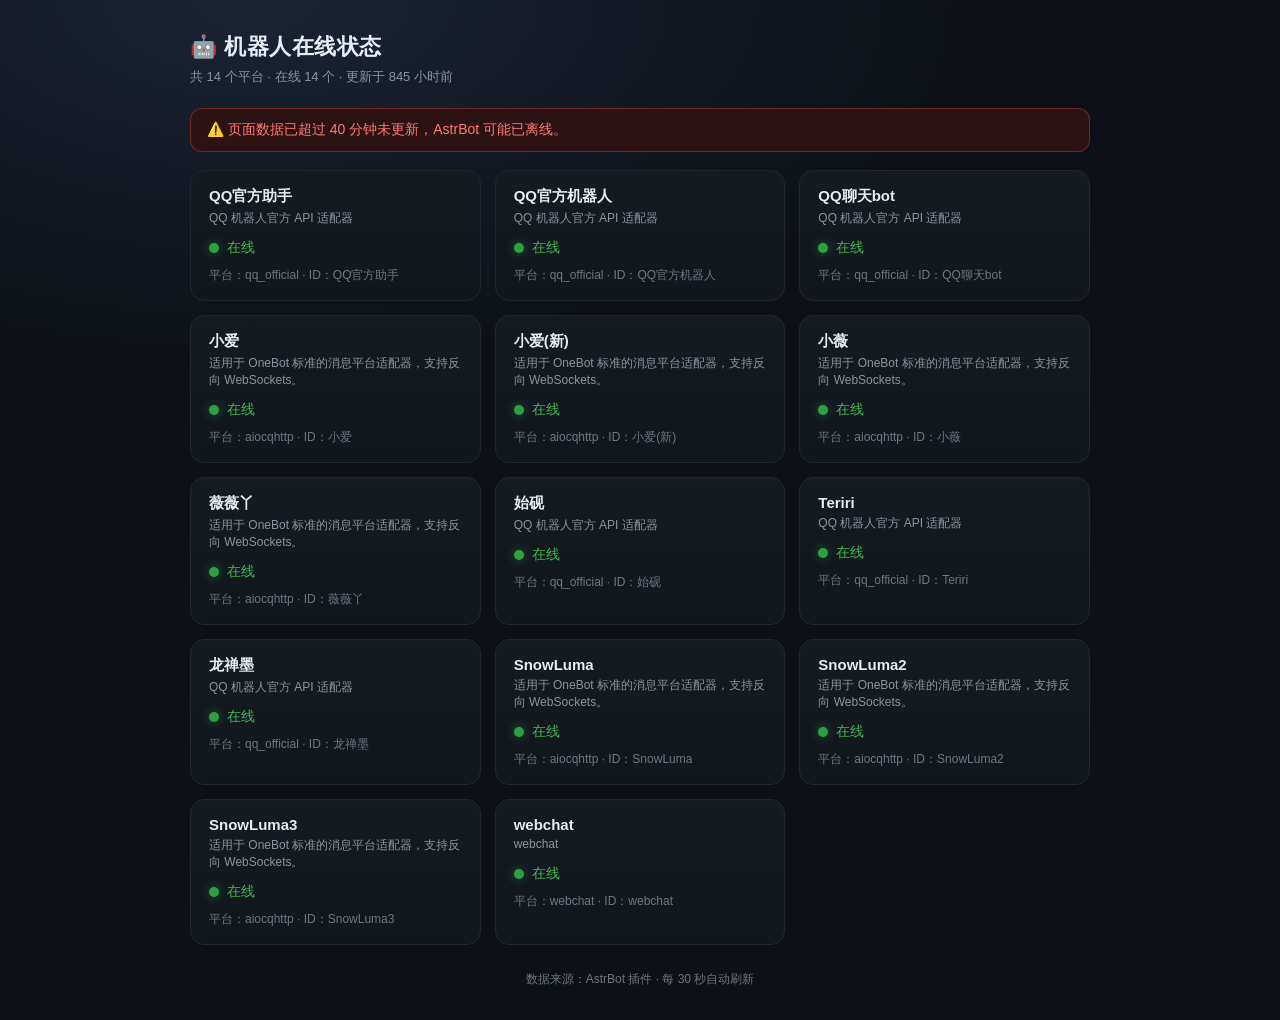
<file: index.html>
<!DOCTYPE html>
<html lang="zh-CN">
<head>
<meta charset="utf-8">
<meta name="viewport" content="width=device-width, initial-scale=1">
<title>机器人在线状态</title>
<style>
  :root { color-scheme: dark; }
  * { box-sizing: border-box; }
  body {
    margin: 0; min-height: 100vh; padding: 32px 16px;
    font-family: -apple-system, "Segoe UI", "PingFang SC", "Microsoft YaHei", sans-serif;
    background: radial-gradient(1200px 600px at 20% 0%, #1b2333 0%, #0d1117 60%);
    color: #e6edf3;
  }
  .wrap { max-width: 900px; margin: 0 auto; }
  h1 { font-size: 22px; margin: 0 0 6px; letter-spacing: .5px; }
  .sub { color: #8b949e; font-size: 13px; margin-bottom: 22px; }
  .grid { display: grid; gap: 14px; grid-template-columns: repeat(auto-fill, minmax(260px, 1fr)); }
  .card {
    border: 1px solid #21262d; border-radius: 14px; padding: 16px 18px;
    background: linear-gradient(180deg, #161b22 0%, #12171e 100%);
  }
  .card .name { font-weight: 600; font-size: 15px; margin-bottom: 4px; word-break: break-all; }
  .card .desc { color: #8b949e; font-size: 12px; min-height: 16px; margin-bottom: 12px; }
  .row { display: flex; align-items: center; gap: 8px; font-size: 14px; }
  .dot { width: 10px; height: 10px; border-radius: 50%; flex: none; }
  .on  { background: #2ea043; box-shadow: 0 0 10px #2ea04388; }
  .off { background: #f85149; box-shadow: 0 0 10px #f8514988; }
  .mid { background: #d29922; box-shadow: 0 0 10px #d2992288; }
  .st-on { color: #3fb950; } .st-off { color: #f85149; } .st-mid { color: #d29922; }
  .meta { color: #6e7681; font-size: 12px; margin-top: 10px; }
  .banner { border-radius: 12px; padding: 12px 16px; margin-bottom: 18px; font-size: 14px; }
  .banner.ok { background: #0d2a17; border: 1px solid #2ea04355; color: #7ee787; }
  .banner.bad { background: #2d1214; border: 1px solid #f8514955; color: #ff7b72; }
  footer { margin-top: 26px; color: #6e7681; font-size: 12px; text-align: center; }
</style>
</head>
<body>
<div class="wrap">
  <h1>🤖 机器人在线状态</h1>
  <div class="sub" id="sub">正在加载…</div>
  <div id="banner"></div>
  <div class="grid" id="grid"></div>
  <footer>数据来源：AstrBot 插件 · 每 30 秒自动刷新</footer>
</div>
<script>
const STALE_MINUTES = 40;
const DATA_URLS = ["status.json", "https://raw.githubusercontent.com/wwy-12393342/bot-status/main/status.json"];

function cls(status) {
  if (status === "running") return ["on", "st-on", "在线"];
  if (status === "pending") return ["mid", "st-mid", "启动中"];
  if (status === "error") return ["off", "st-off", "异常"];
  if (status === "stopped") return ["off", "st-off", "已停止"];
  return ["mid", "st-mid", status || "未知"];
}
function ago(ts) {
  if (!ts) return "未知";
  const s = Math.max(0, Math.floor(Date.now() / 1000 - ts));
  if (s < 60) return s + " 秒前";
  if (s < 3600) return Math.floor(s / 60) + " 分钟前";
  return Math.floor(s / 3600) + " 小时前";
}
async function timedFetch(url, ms) {
  const ctrl = new AbortController();
  const timer = setTimeout(() => ctrl.abort(), ms);
  try {
    return await fetch(url, { cache: "no-store", signal: ctrl.signal });
  } finally {
    clearTimeout(timer);
  }
}
async function fetchData() {
  let lastErr = null;
  for (const base of DATA_URLS) {
    try {
      const url = base + (base.includes("?") ? "&" : "?") + "_=" + Date.now();
      const res = await timedFetch(url, 6000);
      if (!res.ok) throw new Error("HTTP " + res.status);
      return await res.json();
    } catch (e) { lastErr = e; }
  }
  throw lastErr || new Error("no data");
}
async function refresh() {
  try {
    render(await fetchData());
  } catch (e) {
    document.getElementById("sub").textContent = "读取状态失败：" + e;
  }
}
function render(data) {
  const updated = data.updated_at || 0;
  const stale = (Date.now() / 1000 - updated) > STALE_MINUTES * 60;
  const bots = data.bots || [];
  const onlineCount = bots.filter(b => b.status === "running").length;

  document.getElementById("sub").textContent =
    "共 " + bots.length + " 个平台 · 在线 " + onlineCount + " 个 · 更新于 " + ago(updated);

  const banner = document.getElementById("banner");
  if (stale) {
    banner.className = "banner bad";
    banner.textContent = "⚠️ 页面数据已超过 " + STALE_MINUTES + " 分钟未更新，AstrBot 可能已离线。";
  } else {
    banner.className = "banner ok";
    banner.textContent = "✅ 监控正常，数据实时更新中。";
  }

  const grid = document.getElementById("grid");
  grid.innerHTML = "";
  for (const b of bots) {
    const [dot, stCls, label] = cls(b.status);
    const div = document.createElement("div");
    div.className = "card";
    div.innerHTML =
      '<div class="name">' + (b.display_name || b.name || b.id) + '</div>' +
      '<div class="desc">' + (b.description || "") + '</div>' +
      '<div class="row"><span class="dot ' + dot + '"></span>' +
      '<span class="' + stCls + '">' + label + '</span></div>' +
      '<div class="meta">平台：' + (b.name || "-") + ' · ID：' + (b.id || "-") + '</div>';
    grid.appendChild(div);
  }
}
refresh();
setInterval(refresh, 30 * 1000);
</script>
</body>
</html>
</file>
